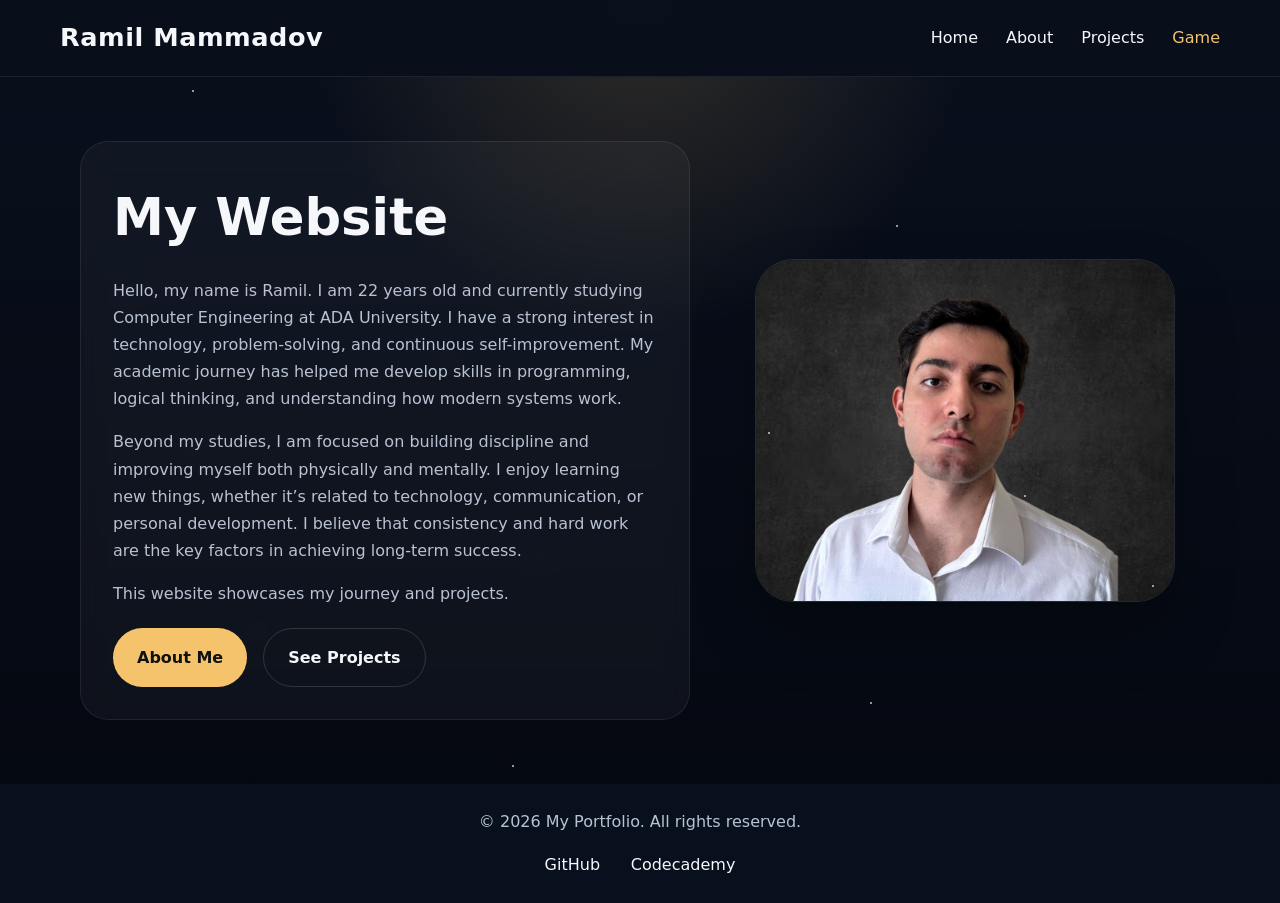
<file: index.html>
<!DOCTYPE html>
<html lang="en">
<head>
    <meta charset="UTF-8">
    <meta name="viewport" content="width=device-width, initial-scale=1.0">
    <title>Personal Portfolio</title>
    <link rel="stylesheet" href="css/style.css">
</head>
<body>
    <header>
        <nav>
            <div class="nav-container">
                <h1 class="logo">Ramil Mammadov</h1>
                <ul class="nav-menu">
                    <li><a href="index.html">Home</a></li>
                    <li><a href="pages/about.html">About</a></li>
                    <li><a href="pages/projects.html">Projects</a></li>
                    <li><a class="game-link" href="pages/game.html">Game</a></li>
                </ul>
            </div>
        </nav>
    </header>

    <main>
        <section class="hero">
            <div class="star-field" aria-hidden="true">
                <span></span><span></span><span></span><span></span><span></span>
                <span></span><span></span><span></span><span></span><span></span>
                <span></span><span></span><span></span><span></span><span></span>
            </div>
            <div class="hero-content">
                <div class="hero-text">
                    <h2>My Website</h2>
                    <p>Hello, my name is Ramil. I am 22 years old and currently studying Computer Engineering at ADA University. I have a strong interest in technology, problem-solving, and continuous self-improvement. My academic journey has helped me develop skills in programming, logical thinking, and understanding how modern systems work.</p>
                    <p>Beyond my studies, I am focused on building discipline and improving myself both physically and mentally. I enjoy learning new things, whether it’s related to technology, communication, or personal development. I believe that consistency and hard work are the key factors in achieving long-term success.</p>
                    <p>This website showcases my journey and projects.</p>
                    <div class="hero-actions">
                        <a href="pages/about.html">About Me</a>
                        <a href="pages/projects.html">See Projects</a>
                    </div>
                </div>
                <div class="hero-photo">
                    <img src="images/profilephoto.jpg" alt="Photo of Ramil" class="profile-photo">
                </div>
            </div>
        </section>
    </main>

    <footer>
        <div class="footer-content">
            <p>&copy; 2026 My Portfolio. All rights reserved.</p>
            <div class="social-links">
                <a href="https://github.com/ramiledov" target="_blank">GitHub</a>
                <a href="https://www.codecademy.com/profiles/beta0715311039" target="_blank">Codecademy</a>
            </div>
        </div>
    </footer>

    <script src="js/script.js"></script>
</body>
</html>
</file>
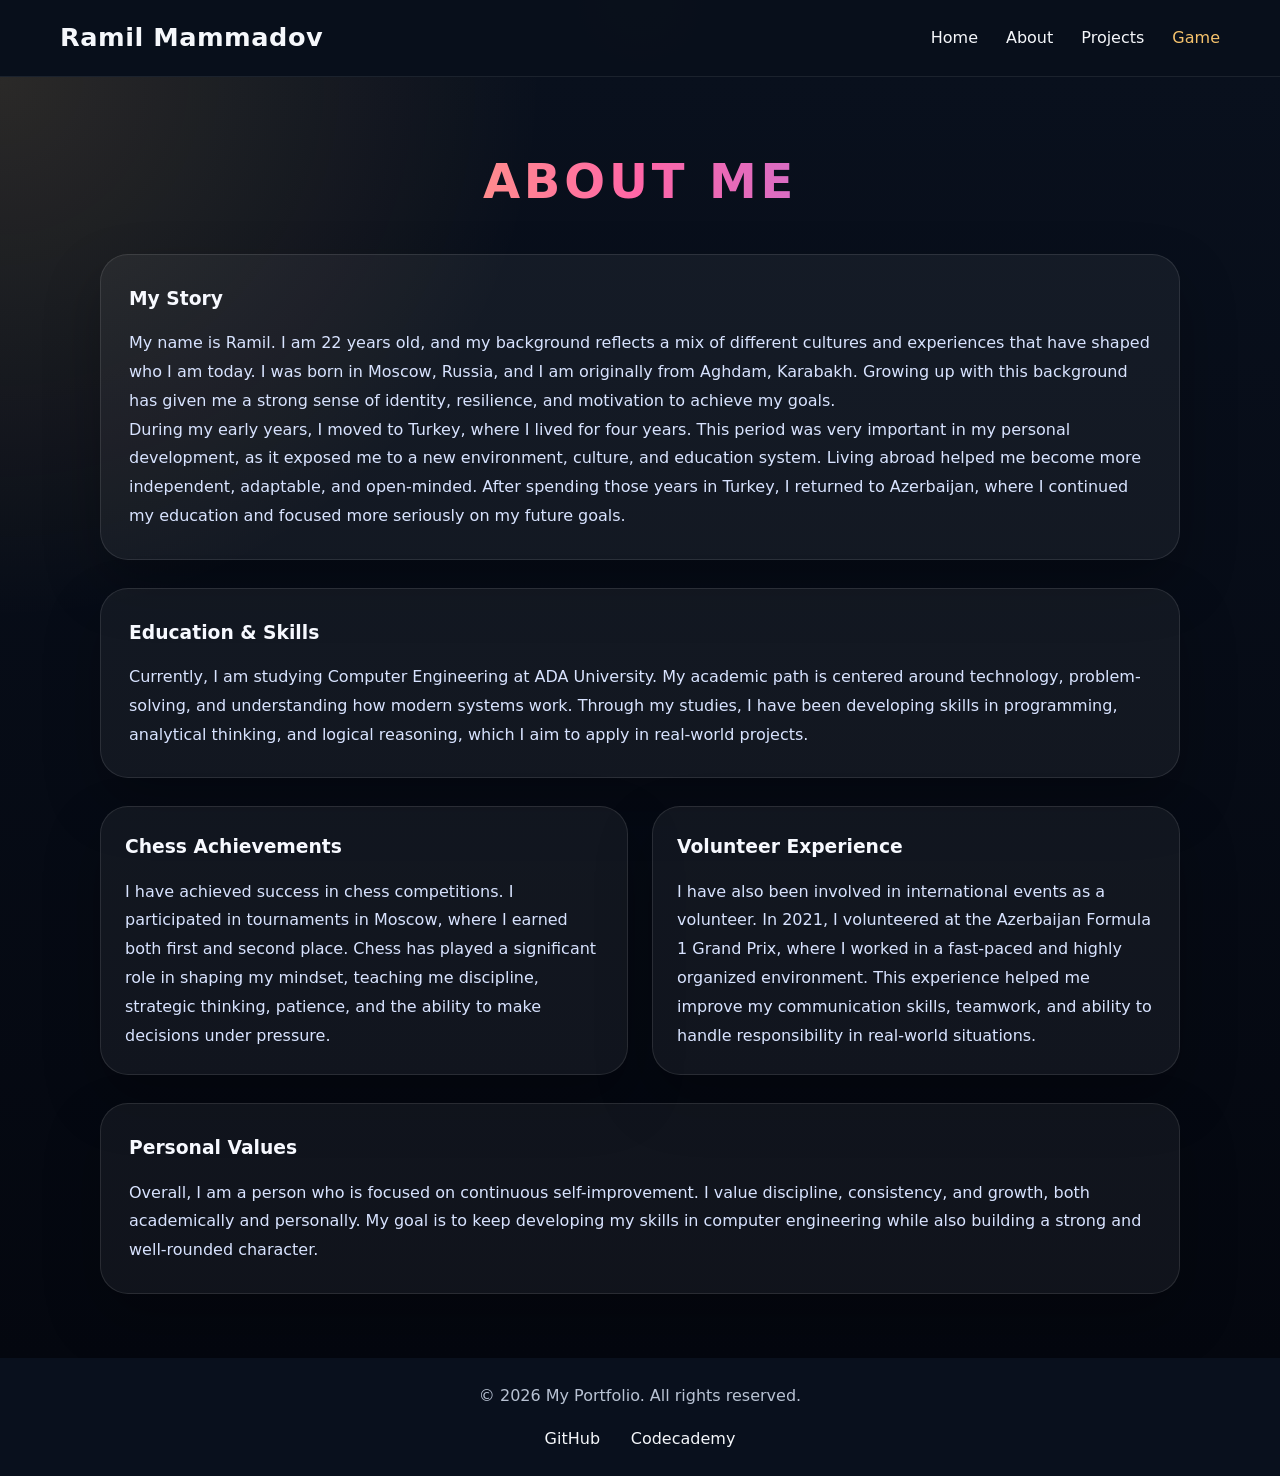
<file: pages/about.html>
<!DOCTYPE html>
<html lang="en">
<head>
    <meta charset="UTF-8">
    <meta name="viewport" content="width=device-width, initial-scale=1.0">
    <title>About - Personal Portfolio</title>
    <link rel="stylesheet" href="../css/style.css">
</head>
<body>
    <header>
        <nav>
            <div class="nav-container">
                <h1 class="logo">Ramil Mammadov</h1>
                <ul class="nav-menu">
                    <li><a href="../index.html">Home</a></li>
                    <li><a href="about.html">About</a></li>
                    <li><a href="projects.html">Projects</a></li>
                    <li><a class="game-link" href="game.html">Game</a></li>
                </ul>
            </div>
        </nav>
    </header>

    <main>
        <section class="about">
            <h2>About Me</h2>
            <div class="about-content">
                <div class="about-card">
                    <h3>My Story</h3>
                    <p>My name is Ramil. I am 22 years old, and my background reflects a mix of different cultures and experiences that have shaped who I am today. I was born in Moscow, Russia, and I am originally from Aghdam, Karabakh. Growing up with this background has given me a strong sense of identity, resilience, and motivation to achieve my goals.</p>
                    <p>During my early years, I moved to Turkey, where I lived for four years. This period was very important in my personal development, as it exposed me to a new environment, culture, and education system. Living abroad helped me become more independent, adaptable, and open-minded. After spending those years in Turkey, I returned to Azerbaijan, where I continued my education and focused more seriously on my future goals.</p>
                </div>
                <div class="about-card">
                    <h3>Education & Skills</h3>
                    <p>Currently, I am studying Computer Engineering at ADA University. My academic path is centered around technology, problem-solving, and understanding how modern systems work. Through my studies, I have been developing skills in programming, analytical thinking, and logical reasoning, which I aim to apply in real-world projects.</p>
                </div>
                <div class="about-grid">
                    <div class="about-card small-card">
                        <h3>Chess Achievements</h3>
                        <p>I have achieved success in chess competitions. I participated in tournaments in Moscow, where I earned both first and second place. Chess has played a significant role in shaping my mindset, teaching me discipline, strategic thinking, patience, and the ability to make decisions under pressure.</p>
                    </div>
                    <div class="about-card small-card">
                        <h3>Volunteer Experience</h3>
                        <p>I have also been involved in international events as a volunteer. In 2021, I volunteered at the Azerbaijan Formula 1 Grand Prix, where I worked in a fast-paced and highly organized environment. This experience helped me improve my communication skills, teamwork, and ability to handle responsibility in real-world situations.</p>
                    </div>
                </div>
                <div class="about-card">
                    <h3>Personal Values</h3>
                    <p>Overall, I am a person who is focused on continuous self-improvement. I value discipline, consistency, and growth, both academically and personally. My goal is to keep developing my skills in computer engineering while also building a strong and well-rounded character.</p>
                </div>
            </div>
        </section>
    </main>

    <footer>
        <div class="footer-content">
            <p>&copy; 2026 My Portfolio. All rights reserved.</p>
            <div class="social-links">
                <a href="https://github.com/ramiledov" target="_blank">GitHub</a>
                <a href="https://www.codecademy.com/profiles/beta0715311039" target="_blank">Codecademy</a>
            </div>
        </div>
    </footer>

    <script src="../js/script.js"></script>
</body>
</html>
</file>
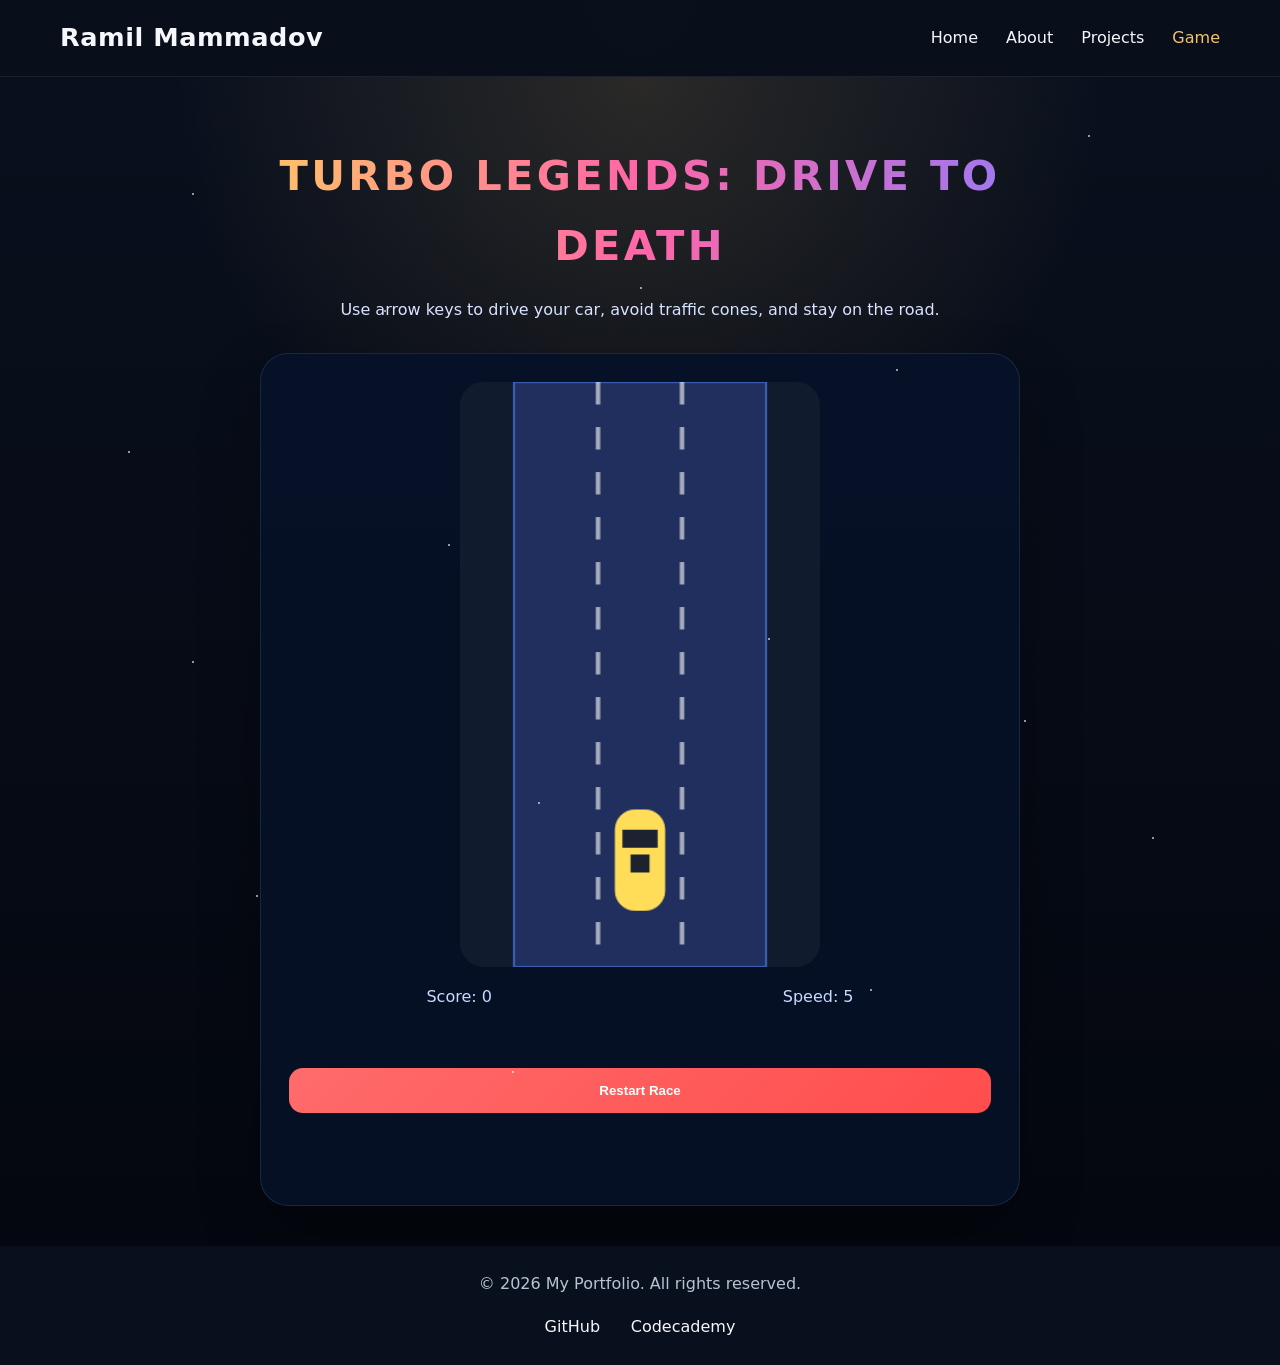
<file: pages/game.html>
<!DOCTYPE html>
<html lang="en">
<head>
    <meta charset="UTF-8">
    <meta name="viewport" content="width=device-width, initial-scale=1.0">
    <title>Turbo Legends: Drive to Death - Personal Portfolio</title>
    <link rel="stylesheet" href="../css/style.css">
</head>
<body>
    <header>
        <nav>
            <div class="nav-container">
                <h1 class="logo">Ramil Mammadov</h1>
                <ul class="nav-menu">
                    <li><a href="../index.html">Home</a></li>
                    <li><a href="about.html">About</a></li>
                    <li><a href="projects.html">Projects</a></li>
                    <li><a class="game-link" href="game.html">Game</a></li>
                </ul>
            </div>
        </nav>
    </header>

    <main>
        <section class="game-page">
            <div class="star-field" aria-hidden="true">
                <span></span><span></span><span></span><span></span><span></span>
                <span></span><span></span><span></span><span></span><span></span>
                <span></span><span></span><span></span><span></span><span></span>
            </div>
            <h2>Turbo Legends: Drive to Death</h2>
            <p>Use arrow keys to drive your car, avoid traffic cones, and stay on the road.</p>
            <div class="game-card">
                <div class="game-wrapper">
                    <canvas id="raceCanvas" width="320" height="520"></canvas>
                </div>
                <div class="game-stats">
                    <p id="scoreText">Score: 0</p>
                    <p id="speedText">Speed: 5</p>
                </div>
                <button id="restartButton">Restart Race</button>
                <p id="gameMessage"></p>
            </div>
        </section>
    </main>

    <footer>
        <div class="footer-content">
            <p>&copy; 2026 My Portfolio. All rights reserved.</p>
            <div class="social-links">
                <a href="https://github.com/ramiledov" target="_blank">GitHub</a>
                <a href="https://www.codecademy.com/profiles/beta0715311039" target="_blank">Codecademy</a>
            </div>
        </div>
    </footer>

    <script src="../js/script.js"></script>
</body>
</html>
</file>
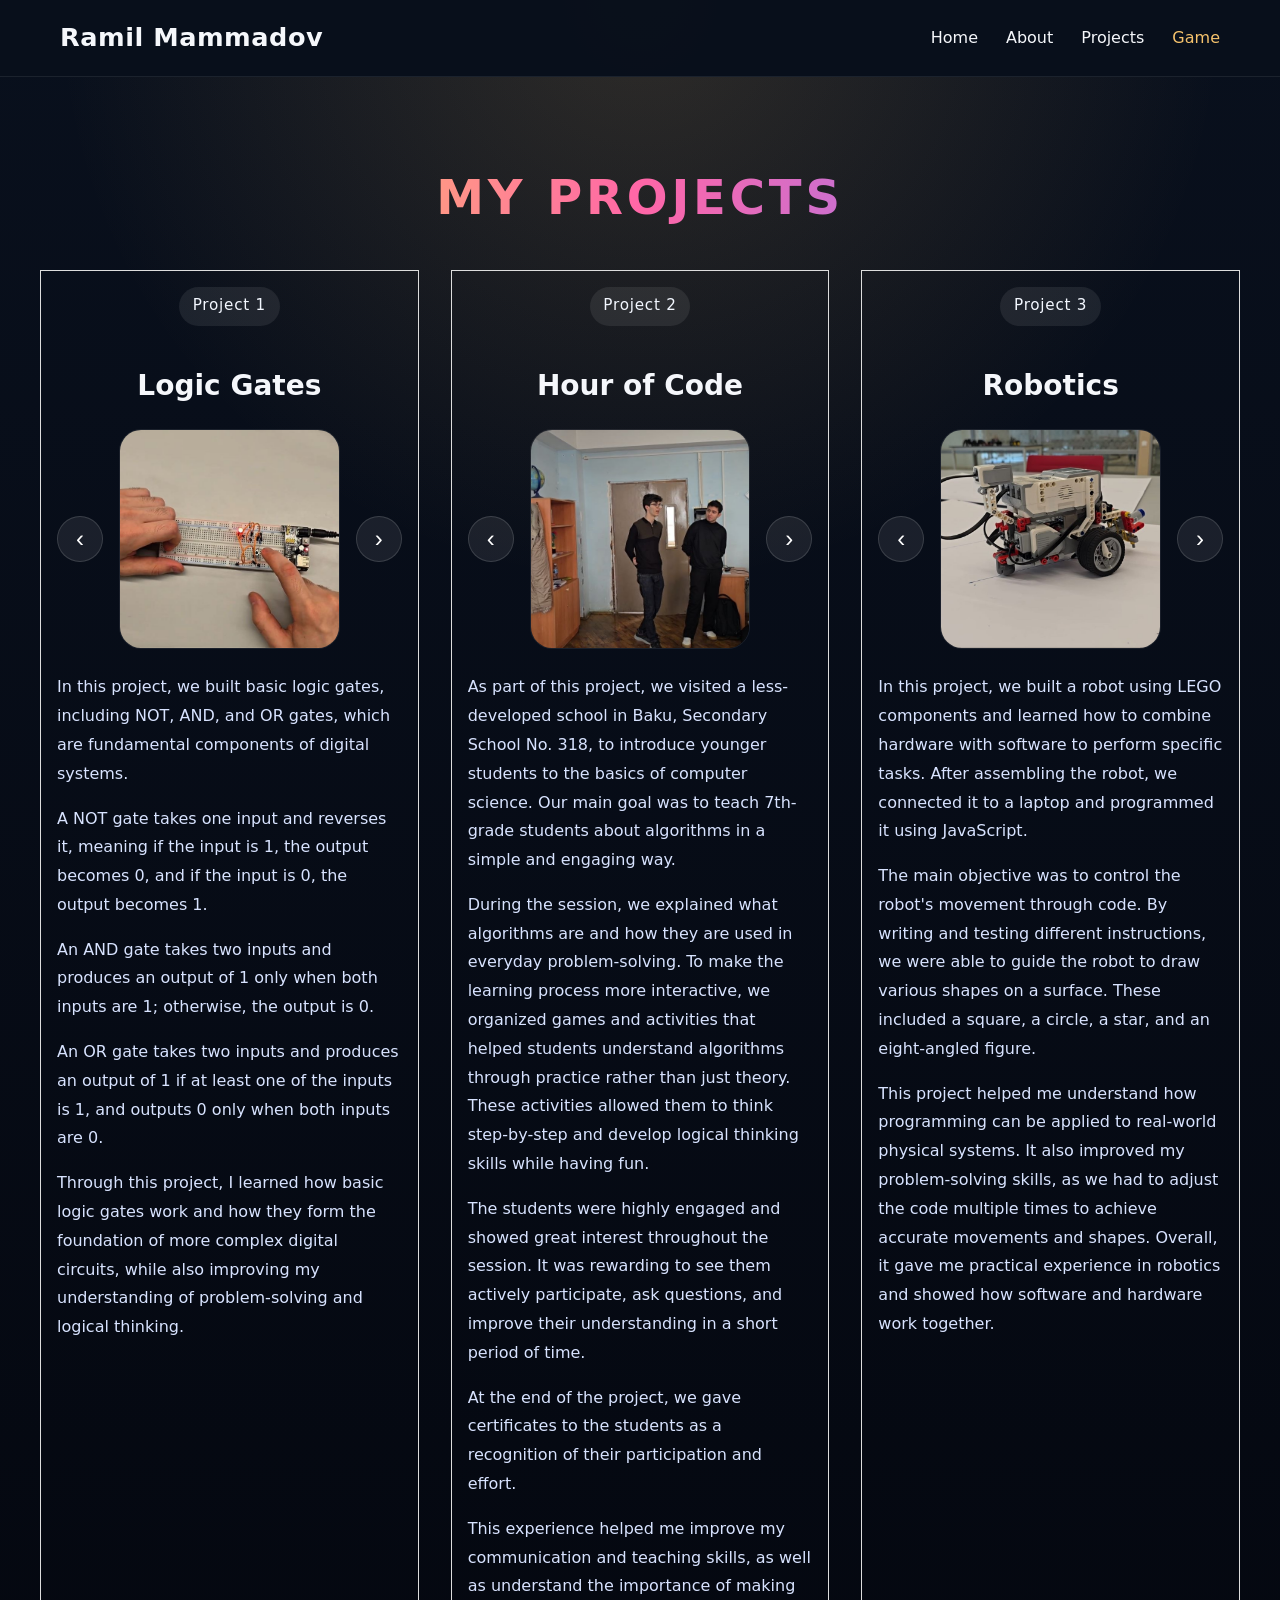
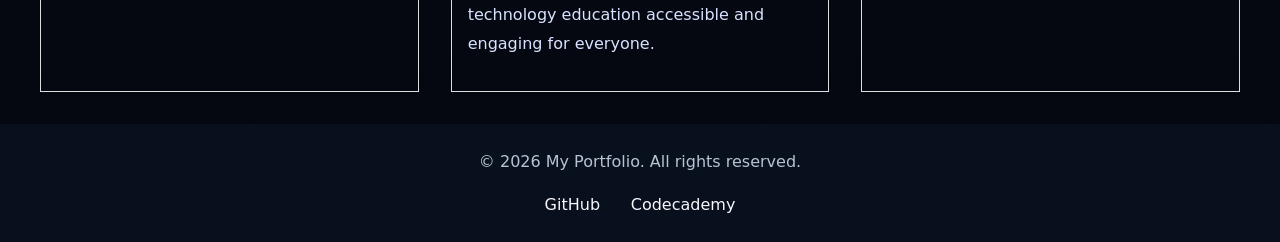
<file: pages/projects.html>
<!DOCTYPE html>
<html lang="en">
<head>
    <meta charset="UTF-8">
    <meta name="viewport" content="width=device-width, initial-scale=1.0">
    <title>Projects - Personal Portfolio</title>
    <link rel="stylesheet" href="../css/style.css">
</head>
<body>
    <header>
        <nav>
            <div class="nav-container">
                <h1 class="logo">Ramil Mammadov</h1>
                <ul class="nav-menu">
                    <li><a href="../index.html">Home</a></li>
                    <li><a href="about.html">About</a></li>
                    <li><a href="projects.html">Projects</a></li>
                    <li><a class="game-link" href="game.html">Game</a></li>
                </ul>
            </div>
        </nav>
    </header>

    <main>
        <section class="projects">
            <h2>My Projects</h2>
            <div class="project-grid">
                <div class="project-card logic-project">
                    <span class="project-label">Project 1</span>
                    <h3>Logic Gates</h3>
                    <div class="project-gallery">
                        <button class="gallery-arrow prev" aria-label="Previous gate">&#8249;</button>
                        <div class="gallery-slides">
                            <img class="slide active" src="../images/project1/no gate.jpg" alt="NOT Gate">
                            <img class="slide" src="../images/project1/and gate.jpg" alt="AND Gate">
                            <img class="slide" src="../images/project1/or gate.jpg" alt="OR Gate">
                        </div>
                        <button class="gallery-arrow next" aria-label="Next gate">&#8250;</button>
                    </div>
                    <div class="project-description">
                        <p>In this project, we built basic logic gates, including NOT, AND, and OR gates, which are fundamental components of digital systems.</p>
                        <p>A NOT gate takes one input and reverses it, meaning if the input is 1, the output becomes 0, and if the input is 0, the output becomes 1.</p>
                        <p>An AND gate takes two inputs and produces an output of 1 only when both inputs are 1; otherwise, the output is 0.</p>
                        <p>An OR gate takes two inputs and produces an output of 1 if at least one of the inputs is 1, and outputs 0 only when both inputs are 0.</p>
                        <p>Through this project, I learned how basic logic gates work and how they form the foundation of more complex digital circuits, while also improving my understanding of problem-solving and logical thinking.</p>
                    </div>
                </div>
                <div class="project-card hour-project">
                    <span class="project-label">Project 2</span>
                    <h3>Hour of Code</h3>
                    <div class="project-gallery">
                        <button class="gallery-arrow prev" aria-label="Previous slide">&#8249;</button>
                        <div class="gallery-slides">
                            <img class="slide active" src="../images/project 2/hour1a.jpg" alt="Hour of Code session 1a">
                            <img class="slide" src="../images/project 2/hour1b.jpg" alt="Hour of Code session 1b">
                            <img class="slide" src="../images/project 2/hour1c.jpg" alt="Hour of Code session 1c">
                        </div>
                        <button class="gallery-arrow next" aria-label="Next slide">&#8250;</button>
                    </div>
                    <div class="project-description">
                        <p>As part of this project, we visited a less-developed school in Baku, Secondary School No. 318, to introduce younger students to the basics of computer science. Our main goal was to teach 7th-grade students about algorithms in a simple and engaging way.</p>
                        <p>During the session, we explained what algorithms are and how they are used in everyday problem-solving. To make the learning process more interactive, we organized games and activities that helped students understand algorithms through practice rather than just theory. These activities allowed them to think step-by-step and develop logical thinking skills while having fun.</p>
                        <p>The students were highly engaged and showed great interest throughout the session. It was rewarding to see them actively participate, ask questions, and improve their understanding in a short period of time.</p>
                        <p>At the end of the project, we gave certificates to the students as a recognition of their participation and effort.</p>
                        <p>This experience helped me improve my communication and teaching skills, as well as understand the importance of making technology education accessible and engaging for everyone.</p>
                    </div>
                </div>
                <div class="project-card robotics-project">
                    <span class="project-label">Project 3</span>
                    <h3>Robotics</h3>
                    <div class="project-gallery">
                        <button class="gallery-arrow prev" aria-label="Previous image">&#8249;</button>
                        <div class="gallery-slides">
                            <img class="slide active" src="../images/project 3/robot.jpg" alt="LEGO Robot">
                        </div>
                        <button class="gallery-arrow next" aria-label="Next image">&#8250;</button>
                    </div>
                    <div class="project-description">
                        <p>In this project, we built a robot using LEGO components and learned how to combine hardware with software to perform specific tasks. After assembling the robot, we connected it to a laptop and programmed it using JavaScript.</p>
                        <p>The main objective was to control the robot's movement through code. By writing and testing different instructions, we were able to guide the robot to draw various shapes on a surface. These included a square, a circle, a star, and an eight-angled figure.</p>
                        <p>This project helped me understand how programming can be applied to real-world physical systems. It also improved my problem-solving skills, as we had to adjust the code multiple times to achieve accurate movements and shapes. Overall, it gave me practical experience in robotics and showed how software and hardware work together.</p>
                    </div>
                </div>
                <!-- Add more projects if desired -->
            </div>
        </section>
    </main>

    <footer>
        <div class="footer-content">
            <p>&copy; 2026 My Portfolio. All rights reserved.</p>
            <div class="social-links">
                <a href="https://github.com/ramiledov" target="_blank">GitHub</a>
                <a href="https://www.codecademy.com/profiles/beta0715311039" target="_blank">Codecademy</a>
            </div>
        </div>
    </footer>

    <script src="../js/script.js"></script>
</body>
</html>
</file>
<file: css/style.css>
/* Main stylesheet - Import all CSS files */
@import url('base.css');
@import url('animations.css');
@import url('components/nav.css');
@import url('components/footer.css');
@import url('layouts/hero.css');
@import url('layouts/about.css');
@import url('layouts/projects.css');
@import url('layouts/game.css');
@import url('responsive.css');
</file>
